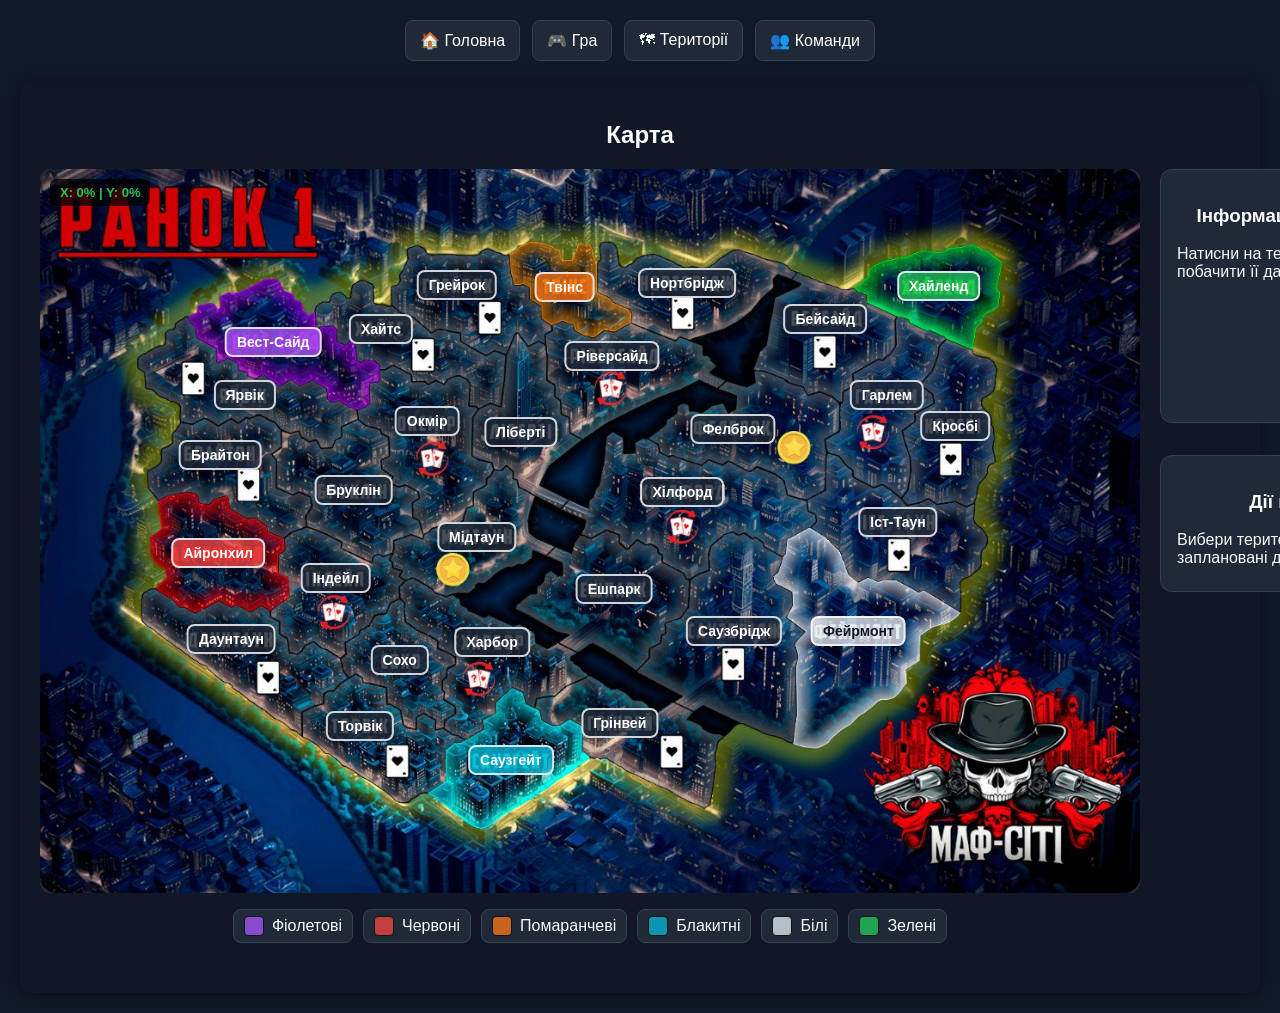
<file: map.html>
<!DOCTYPE html>
<html lang="uk">
<head>
  <meta charset="UTF-8">
  <title>Маф Сіті — Карта</title>
  <link rel="stylesheet" href="style.css">
</head>
<body>

<div class="nav">
  <a href="index.html">🏠 Головна</a>
  <a href="map.html">🎮 Гра</a>
  <a href="territories.html">🗺 Території</a>
  <a href="teams.html">👥 Команди</a>
</div>

<div id="app"></div>

<script src="map.js"></script>
<script src="game.js"></script>

<script>
function initMapPage() {
  state.deck = shuffleArray(createDeck());
  state.teams = createTeams();
  state.deck = dealStartingCards(state.teams, state.deck);
  state.territories = createTerritoriesFromMap();

  assignStartingTerritories(state.teams, state.territories);

  renderGame();
}

initMapPage();
</script>

</body>
</html>
</file>
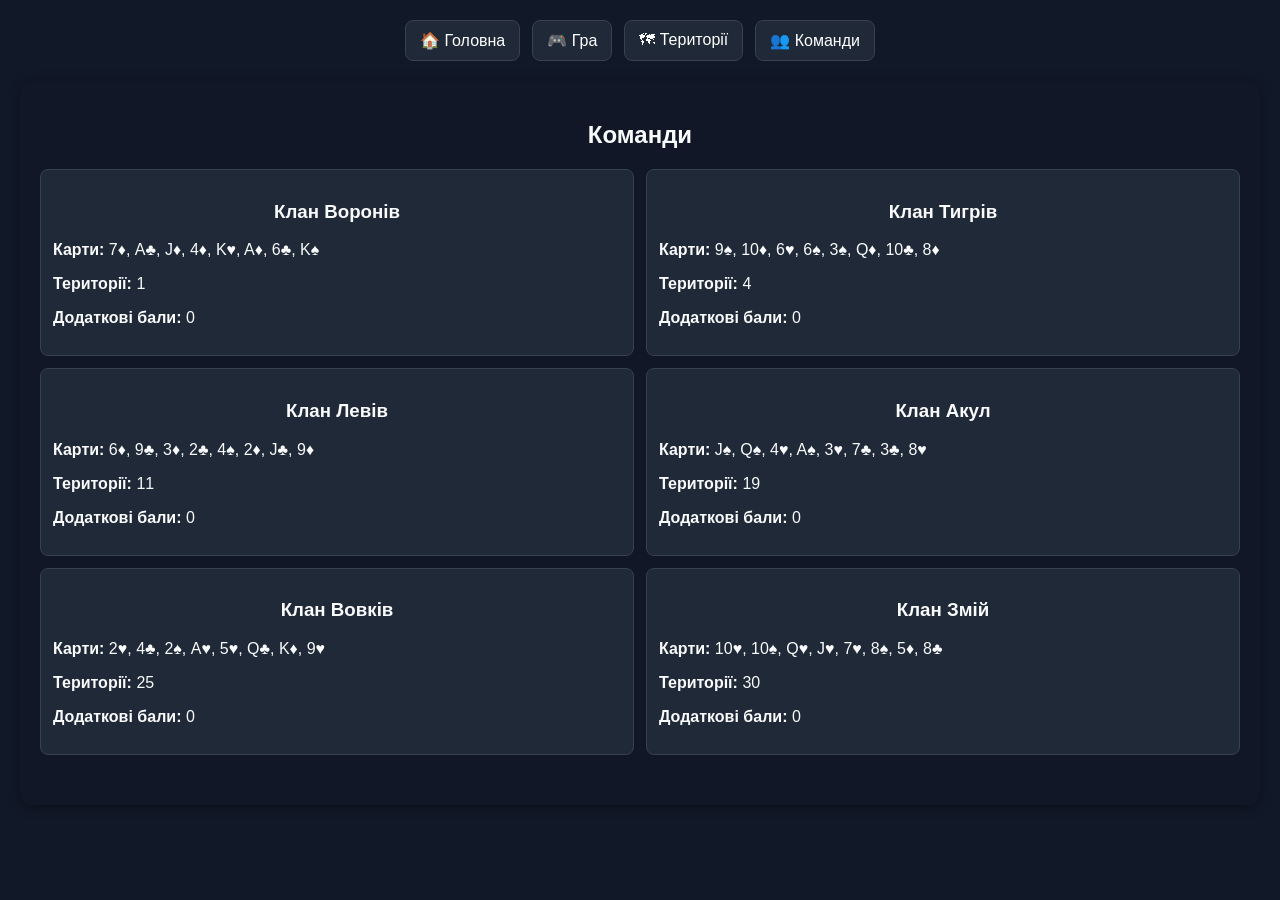
<file: teams.html>
<!DOCTYPE html>
<html lang="uk">
<head>
  <meta charset="UTF-8">
  <title>Команди</title>
  <link rel="stylesheet" href="style.css">
</head>
<body>

<div class="nav">
  <a href="index.html">🏠 Головна</a>
  <a href="map.html">🎮 Гра</a>
  <a href="territories.html">🗺 Території</a>
  <a href="teams.html">👥 Команди</a>
</div>

<div id="app"></div>

<script src="map.js"></script>
<script src="game.js"></script>

<script>
function initPage() {
  state.deck = shuffleArray(createDeck());
  state.teams = createTeams();
  state.deck = dealStartingCards(state.teams, state.deck);
  state.territories = createTerritoriesFromMap();

  assignStartingTerritories(state.teams, state.territories);

  const app = document.getElementById("app");
  app.innerHTML = `
    <div class="section">
      <h2>Команди</h2>
      ${renderTeams(state.teams)}
    </div>
  `;
}

initPage();
</script>

</body>
</html>
</file>
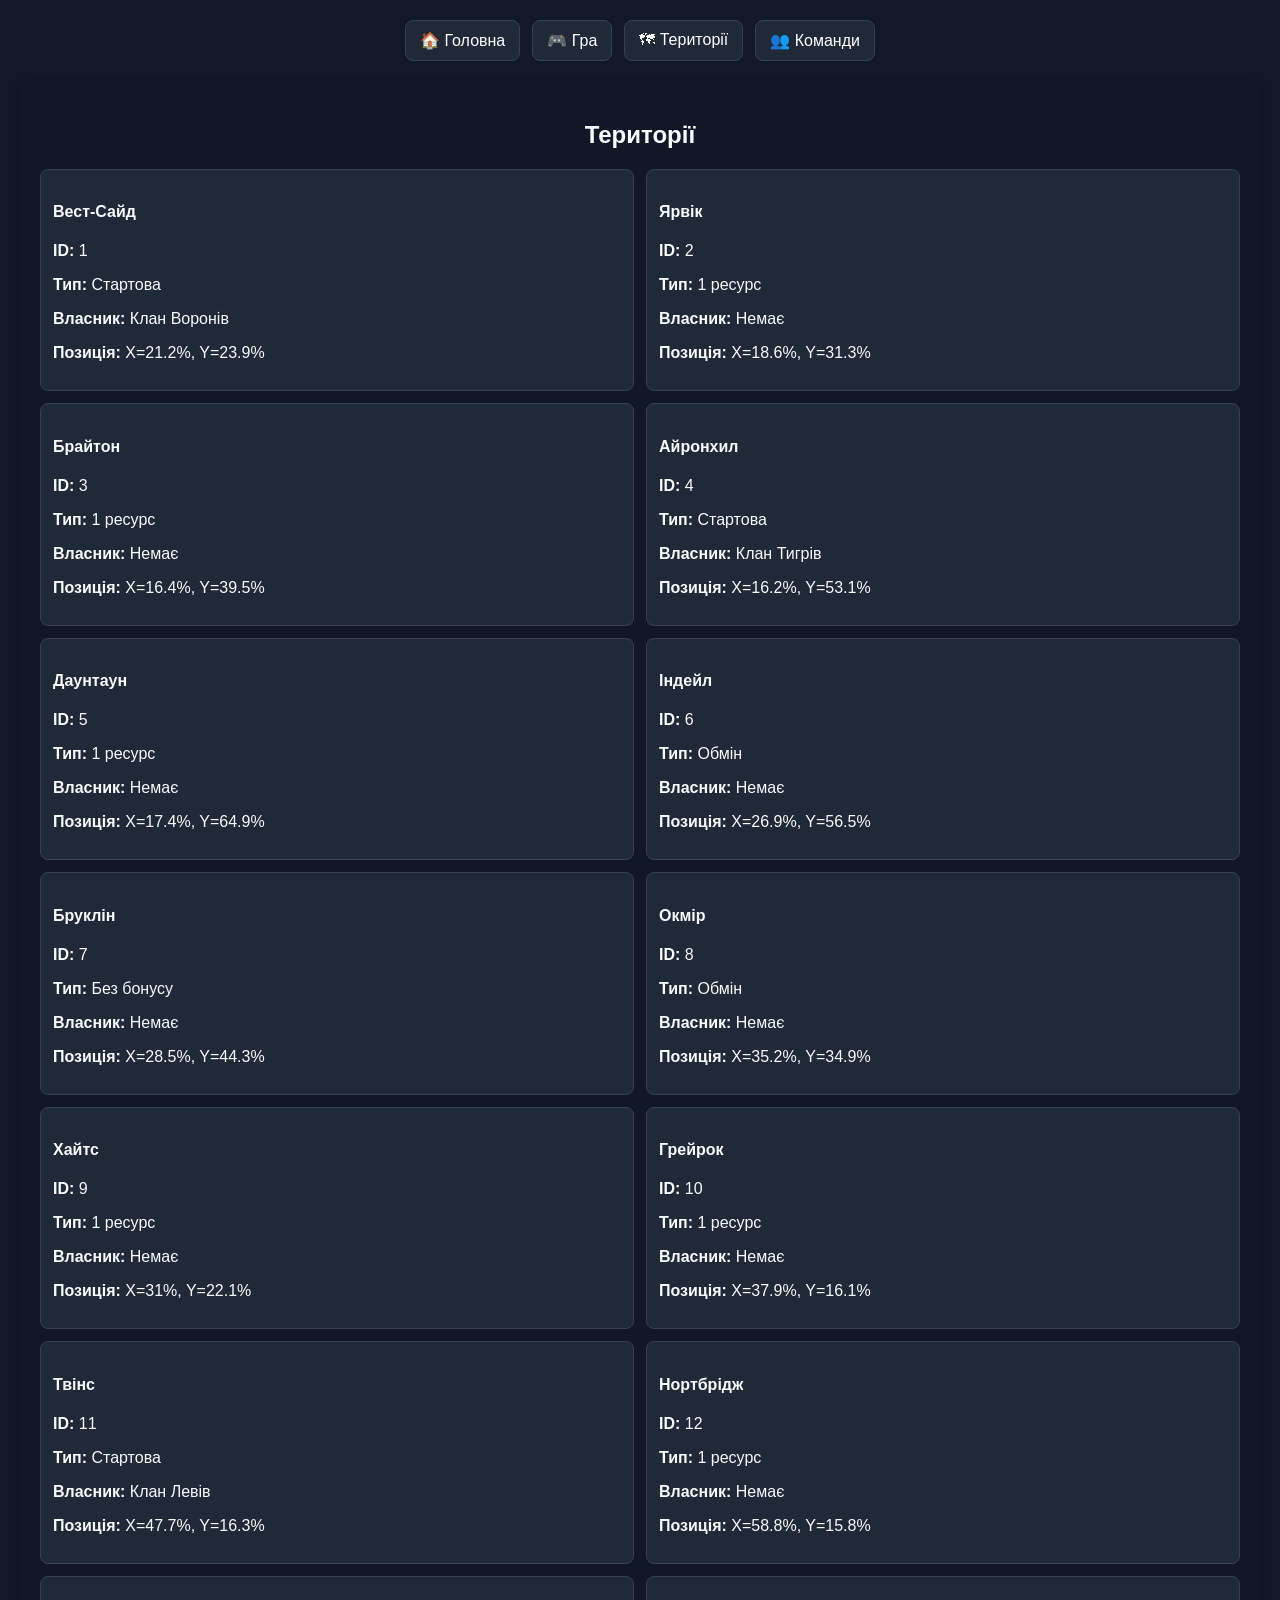
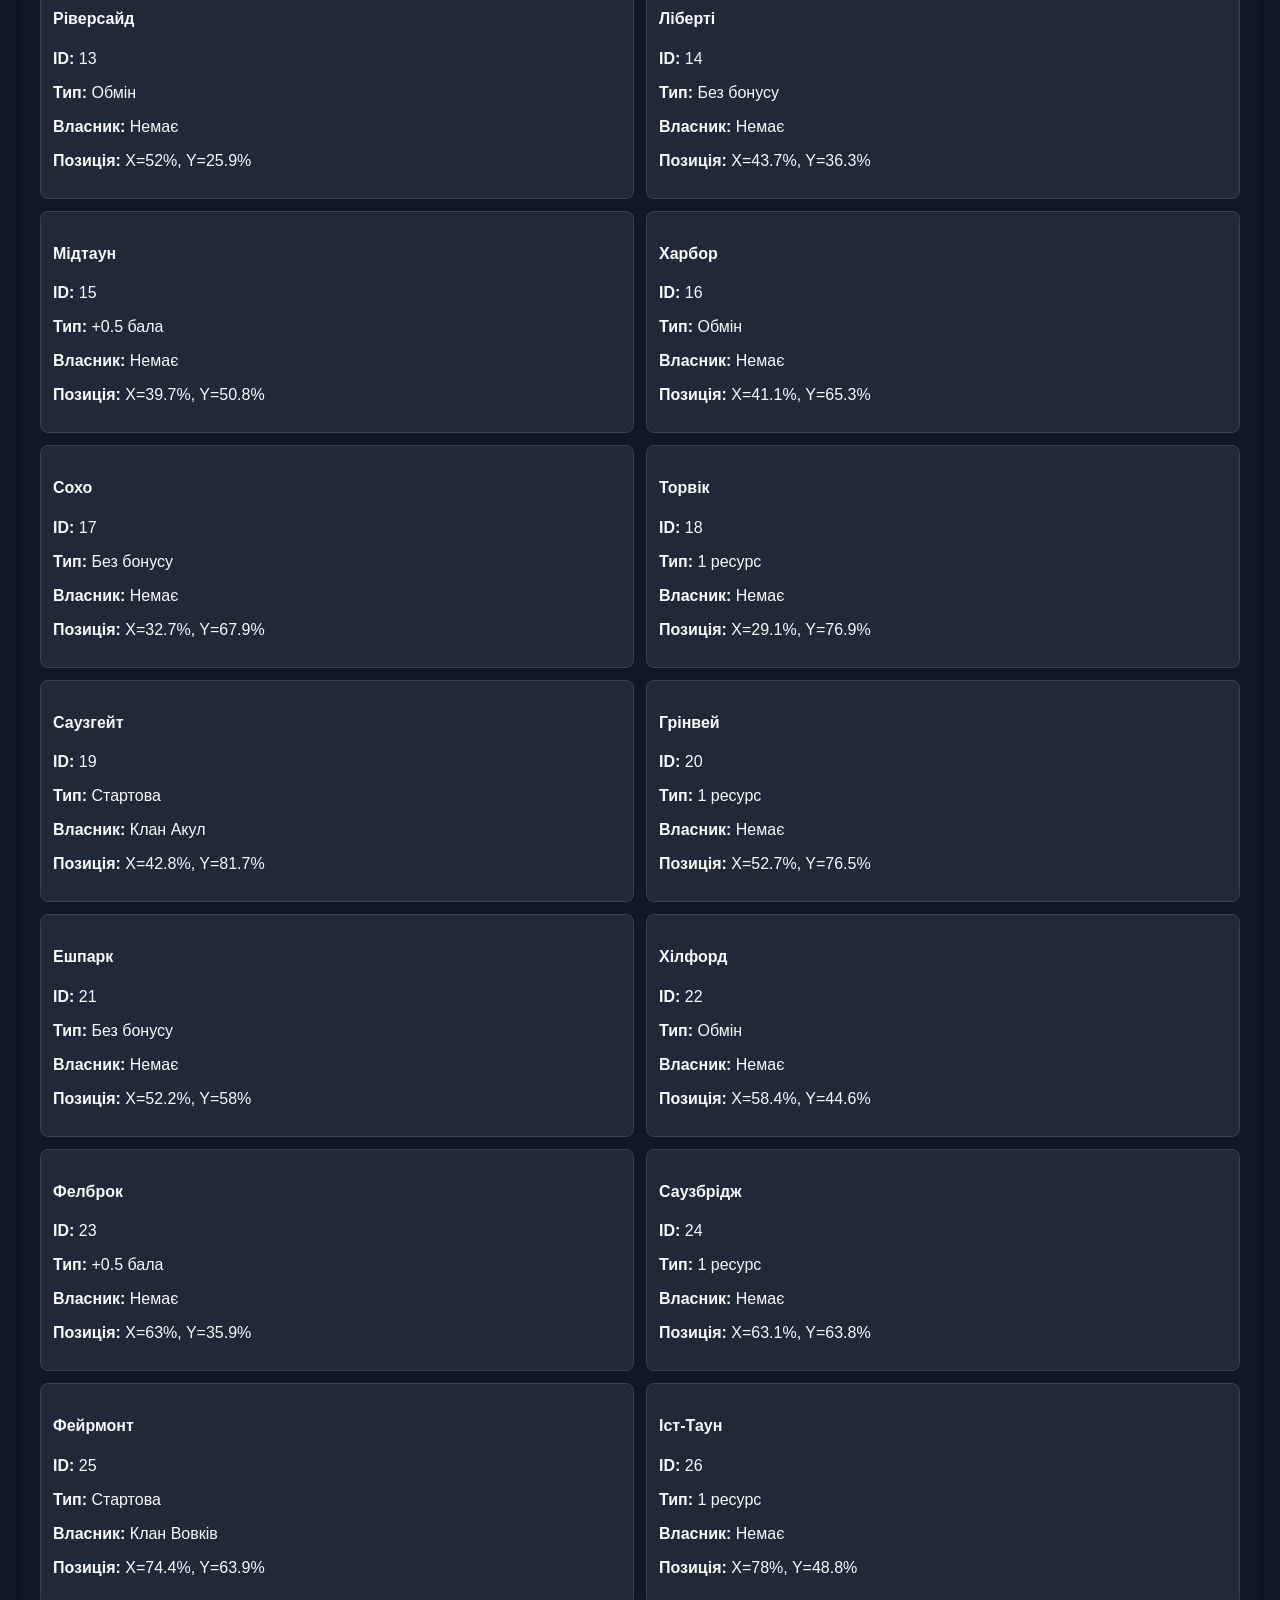
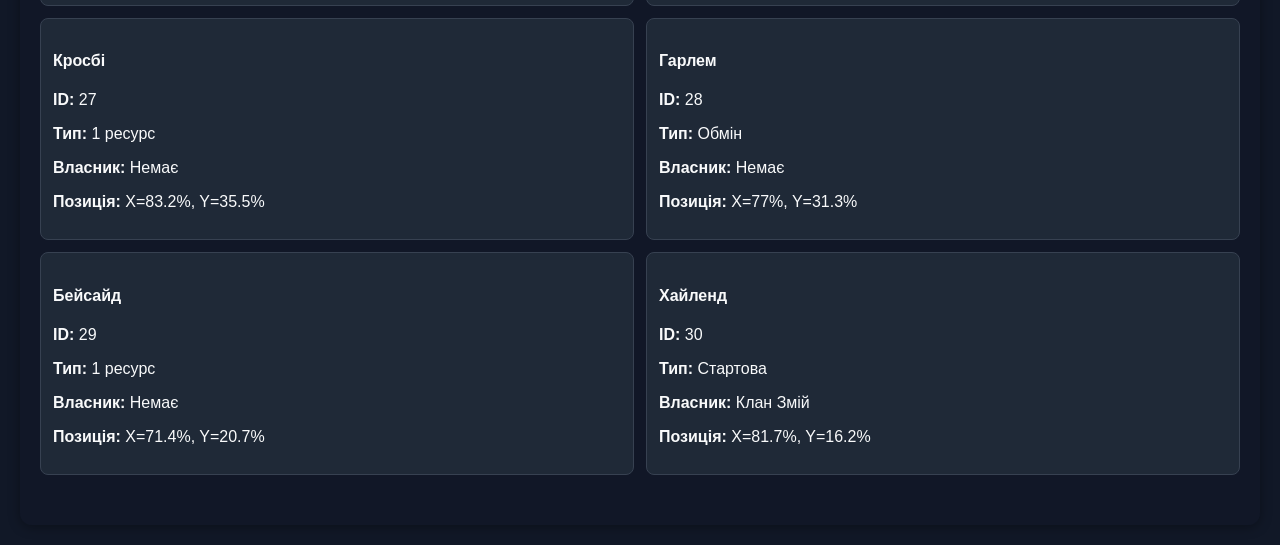
<file: territories.html>
<!DOCTYPE html>
<html lang="uk">
<head>
  <meta charset="UTF-8">
  <title>Території</title>
  <link rel="stylesheet" href="style.css">
</head>
<body>

<div class="nav">
  <a href="index.html">🏠 Головна</a>
  <a href="map.html">🎮 Гра</a>
  <a href="territories.html">🗺 Території</a>
  <a href="teams.html">👥 Команди</a>
</div>

<div id="app"></div>

<script src="map.js"></script>
<script src="game.js"></script>

<script>
function initPage() {
  state.deck = shuffleArray(createDeck());
  state.teams = createTeams();
  state.territories = createTerritoriesFromMap();

  assignStartingTerritories(state.teams, state.territories);

  const app = document.getElementById("app");
  app.innerHTML = `
    <div class="section">
      <h2>Території</h2>
      ${renderTerritoriesList(state.territories)}
    </div>
  `;
}

initPage();
</script>

</body>
</html>
</file>
<file: style.css>
body {
  margin: 0;
  padding: 20px;
  font-family: Arial, sans-serif;
  background: #111827;
  color: #f9fafb;
}

.container {
  max-width: 1400px;
  margin: 0 auto;
}

h1, h2, h3 {
  text-align: center;
}

#app {
  background: rgba(17, 24, 39, 0.9);
  border-radius: 12px;
  padding: 20px;
  min-height: 400px;
  box-shadow: 0 2px 12px rgba(0, 0, 0, 0.35);
}

.section {
  margin-bottom: 30px;
}

.teams-list {
  display: grid;
  grid-template-columns: repeat(2, 1fr);
  gap: 12px;
}

.team-card {
  padding: 12px;
  border: 1px solid #374151;
  border-radius: 8px;
  background: #1f2937;
}

.map-layout {
  display: grid;
  grid-template-columns: 1fr 320px;
  gap: 20px;
  align-items: start;
}

.map-wrapper {
  display: flex;
  justify-content: center;
  overflow-x: auto;
}

.real-map {
  position: relative;
  width: 1100px;
  aspect-ratio: 2048 / 1348;
  background-image: url("./assets/maf-city-round1.png");
  background-size: cover;
  background-position: center;
  border-radius: 16px;
  overflow: hidden;
  box-shadow: 0 0 0 2px rgba(255, 255, 255, 0.08);
}

.territory-label {
  position: absolute;
  transform: translate(-50%, -50%);
  padding: 6px 10px;
  border-radius: 8px;
  font-size: 14px;
  font-weight: bold;
  line-height: 1;
  white-space: nowrap;
  border: 2px solid rgba(255, 255, 255, 0.8);
  background: rgba(0, 0, 0, 0.65);
  color: white;
  cursor: pointer;
  user-select: none;
  transition: transform 0.15s ease, box-shadow 0.15s ease, border-color 0.15s ease;
}

.territory-label:hover {
  transform: translate(-50%, -50%) scale(1.05);
  box-shadow: 0 0 12px rgba(255, 255, 255, 0.3);
}

.territory-label.selected {
  border-color: #facc15;
  box-shadow: 0 0 16px rgba(250, 204, 21, 0.8);
  transform: translate(-50%, -50%) scale(1.08);
}

.owner-none {
  background: rgba(31, 41, 55, 0.75);
}

.owner-1 {
  background: rgba(168, 85, 247, 0.78);
}

.owner-2 {
  background: rgba(239, 68, 68, 0.78);
}

.owner-3 {
  background: rgba(249, 115, 22, 0.78);
}

.owner-4 {
  background: rgba(6, 182, 212, 0.78);
}

.owner-5 {
  background: rgba(226, 232, 240, 0.78);
  color: #111827;
}

.owner-6 {
  background: rgba(34, 197, 94, 0.78);
}

.info-panel {
  background: #1f2937;
  border: 1px solid #374151;
  border-radius: 12px;
  padding: 16px;
  min-height: 220px;
}

.info-panel p {
  margin: 10px 0;
}

.legend {
  display: flex;
  flex-wrap: wrap;
  gap: 10px;
  justify-content: center;
  margin-top: 16px;
}

.legend-item {
  display: flex;
  align-items: center;
  gap: 8px;
  background: #1f2937;
  border: 1px solid #374151;
  border-radius: 8px;
  padding: 6px 10px;
}

.legend-color {
  width: 18px;
  height: 18px;
  border: 1px solid #111;
  border-radius: 4px;
}

.territories-grid {
  display: grid;
  grid-template-columns: repeat(2, 1fr);
  gap: 12px;
}

.territory-card {
  padding: 12px;
  border: 1px solid #374151;
  border-radius: 8px;
  background: #1f2937;
}

@media (max-width: 1200px) {
  .map-layout {
    grid-template-columns: 1fr;
  }

  .teams-list,
  .territories-grid {
    grid-template-columns: 1fr;
  }
}

.debug-coords {
  position: absolute;
  top: 10px;
  left: 10px;
  background: rgba(0, 0, 0, 0.75);
  color: #22c55e;
  padding: 6px 10px;
  border-radius: 6px;
  font-size: 13px;
  font-weight: bold;
  pointer-events: none;
}

.controls {
  display: flex;
  gap: 10px;
  justify-content: center;
  margin-bottom: 16px;
  flex-wrap: wrap;
}

.control-button {
  background: #2563eb;
  color: white;
  border: none;
  border-radius: 8px;
  padding: 10px 16px;
  cursor: pointer;
  font-weight: bold;
}

.control-button:hover {
  background: #1d4ed8;
}

.control-button.secondary {
  background: #4b5563;
}

.control-button.secondary:hover {
  background: #374151;
}

.territory-label.attack-source {
  border-color: #22c55e;
  box-shadow: 0 0 14px rgba(34, 197, 94, 0.9);
}

.territory-label.attack-target {
  border-color: #ef4444;
  box-shadow: 0 0 14px rgba(239, 68, 68, 0.9);
}

.territory-label.attack-available {
  border-color: #60a5fa;
  box-shadow: 0 0 12px rgba(96, 165, 250, 0.8);
}

.attack-panel {
  background: #1f2937;
  border: 1px solid #374151;
  border-radius: 12px;
  padding: 16px;
  margin-top: 16px;
}

.attack-panel p {
  margin: 8px 0;
}

.side-panels {
  display: flex;
  flex-direction: column;
  gap: 16px;
}

.defense-panel {
  background: #1f2937;
  border: 1px solid #374151;
  border-radius: 12px;
  padding: 16px;
}

.defense-panel p {
  margin: 8px 0;
}

.territory-label.defended {
  box-shadow: 0 0 0 3px rgba(250, 204, 21, 0.95);
}

.nav {
  display: flex;
  gap: 12px;
  justify-content: center;
  margin-bottom: 20px;
}

.nav a {
  text-decoration: none;
  background: #1f2937;
  color: white;
  padding: 10px 14px;
  border-radius: 8px;
  border: 1px solid #374151;
  transition: 0.2s;
}

.nav a:hover {
  background: #374151;
}

.menu-container {
  height: 100vh;
  display: flex;
  flex-direction: column;
  justify-content: center;
  align-items: center;
  background: radial-gradient(circle at top, #111827, #020617);
}

.game-title {
  font-size: 56px;
  margin-bottom: 40px;
  color: #ef4444;
  text-shadow: 0 0 20px rgba(239, 68, 68, 0.6);
}

.menu-buttons {
  display: flex;
  flex-direction: column;
  gap: 16px;
}

.menu-button {
  text-decoration: none;
  background: #1f2937;
  color: white;
  padding: 14px 28px;
  border-radius: 10px;
  border: 1px solid #374151;
  font-size: 18px;
  transition: 0.2s;
  text-align: center;
}

.menu-button:hover {
  background: #374151;
  transform: scale(1.05);
}

.territory-action-menu {
  display: flex;
  gap: 8px;
  flex-wrap: wrap;
  margin-top: 14px;
}

.territory-context-menu {
  position: absolute;
  background: rgba(17, 24, 39, 0.96);
  border: 1px solid #374151;
  border-radius: 10px;
  padding: 8px;
  display: flex;
  gap: 8px;
  flex-wrap: wrap;
  z-index: 50;
  box-shadow: 0 6px 20px rgba(0, 0, 0, 0.35);
}

.territory-context-menu .control-button {
  padding: 8px 12px;
  font-size: 14px;
}

.control-button.attack {
  background: #dc2626;
}

.control-button.attack:hover {
  background: #b91c1c;
}

.control-button.defense {
  background: #16a34a;
}

.control-button.defense:hover {
  background: #15803d;
}

.control-button {
  padding: 8px 14px;
  border-radius: 8px;
  border: none;
  cursor: pointer;
  font-weight: 600;
  transition: 0.2s;
}

/* 🔵 ПІДТВЕРДИТИ */
.control-button.primary {
  background: #2563eb;
  color: white;
}

.control-button.primary:hover {
  background: #1d4ed8;
}

/* ⚪ СКАСУВАТИ */
.control-button.secondary {
  background: #6b7280;
  color: white;
}

.control-button.secondary:hover {
  background: #4b5563;
}

.cards-container {
  display: flex;
  flex-wrap: wrap;
  gap: 6px;
  margin-top: 10px;
}

.card {
  width: 42px;
  height: 58px;
  background: white;
  border-radius: 6px;
  display: flex;
  align-items: center;
  justify-content: center;
  font-weight: bold;
  cursor: pointer;
  border: 2px solid transparent;
  user-select: none;
}

.card.selected {
  border: 2px solid #2563eb;
  transform: translateY(-4px);
}

.card.♦,
.card.♥ {
  color: red;
}

.card.♠,
.card.♣ {
  color: black;
}
</file>
